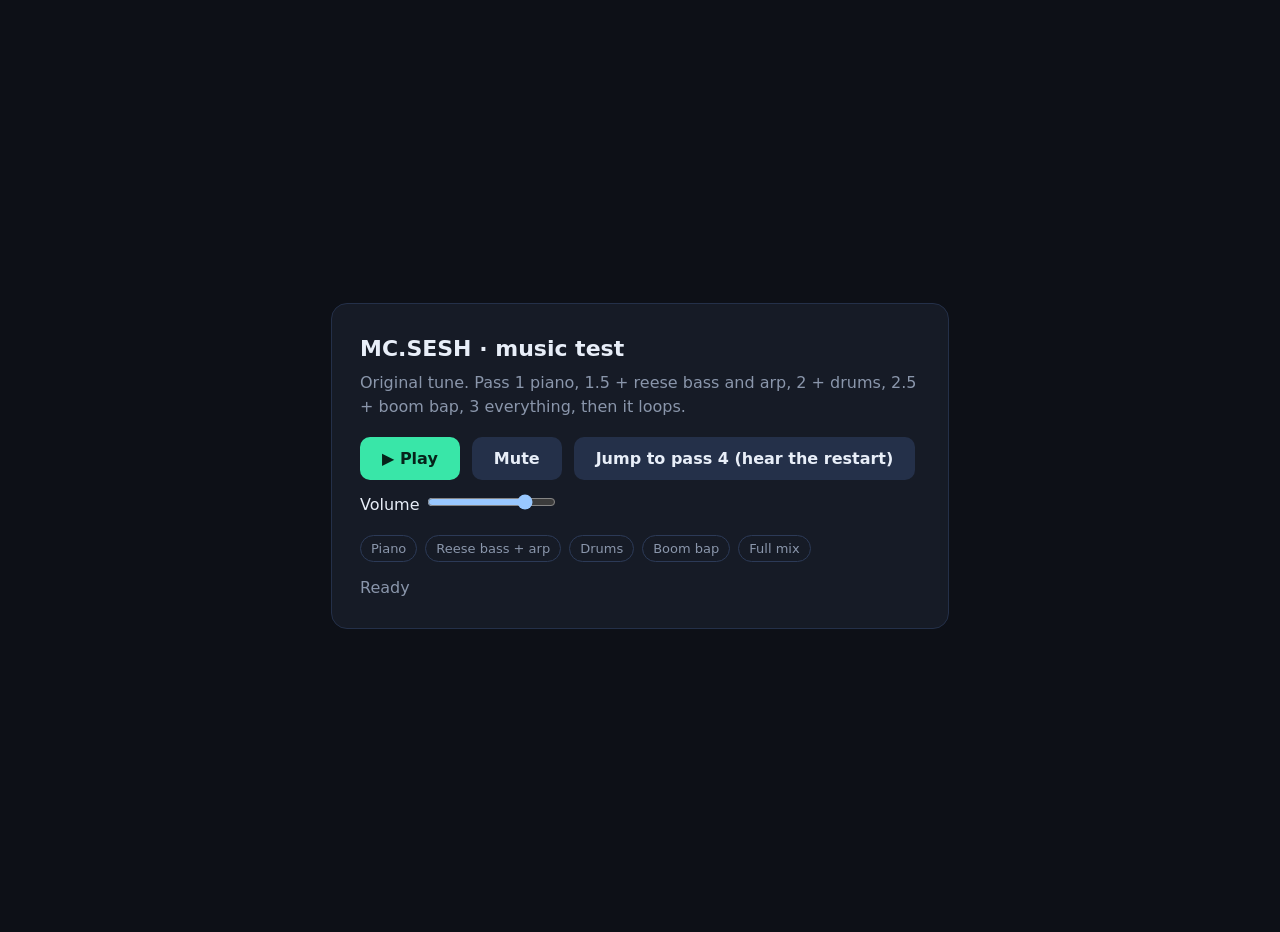
<file: brand/music/music-test.html>
<!doctype html>
<html lang="en">
<head>
<meta charset="utf-8">
<meta name="viewport" content="width=device-width,initial-scale=1">
<title>MC.SESH Music Test</title>
<style>
  :root { color-scheme: dark; }
  body { margin:0; min-height:100vh; display:grid; place-items:center; background:#0d1017; color:#e8eef8; font:16px/1.5 system-ui,"Segoe UI",sans-serif; padding:16px; }
  .card { width:min(560px,100%); background:#161b26; border:1px solid #243049; border-radius:16px; padding:28px; }
  h1 { margin:0 0 6px; font-size:22px; } p { color:#8a96ab; margin:6px 0 18px; }
  .row { display:flex; gap:12px; align-items:center; flex-wrap:wrap; }
  button { background:#39e6a8; color:#06231a; border:0; border-radius:10px; padding:12px 22px; font:600 16px system-ui; cursor:pointer; }
  button.alt { background:#243049; color:#e8eef8; }
  .chips { display:flex; gap:8px; flex-wrap:wrap; margin-top:18px; }
  .chip { padding:3px 10px; border-radius:20px; border:1px solid #2c3a57; color:#8a96ab; font-size:13px; }
  .chip.on { color:#06231a; background:#39e6a8; border-color:#39e6a8; }
  #now { margin-top:14px; color:#8a96ab; }
</style>
</head>
<body>
<div class="card">
  <h1>MC.SESH &middot; music test</h1>
  <p>Original tune. Pass 1 piano, 1.5 + reese bass and arp, 2 + drums, 2.5 + boom bap, 3 everything, then it loops.</p>
  <div class="row">
    <button id="play">&#9654; Play</button>
    <button id="mute" class="alt">Mute</button>
    <button id="skip" class="alt" title="Start at pass 4, the last one before it starts over at the piano, so you hear the restart without waiting">Jump to pass 4 (hear the restart)</button>
    <label>Volume <input id="vol" type="range" min="0" max="1" step="0.01" value="0.8"></label>
  </div>
  <div class="chips" id="chips"></div>
  <div id="now">Ready</div>
</div>
<script src="/web/setup/music.js"></script>
<script>
const $ = (id) => document.getElementById(id);
$('chips').innerHTML = McMusic.STAGES.map((s, i) => '<span class="chip" data-i="' + i + '">' + s + '</span>').join('');
McMusic.onStage((name, i) => { document.querySelectorAll('.chip').forEach((e) => e.classList.toggle('on', +e.dataset.i <= i)); $('now').textContent = 'Now: ' + name; });
McMusic.setCycle(4);   // test: start over at the piano after the 4th pass
$('skip').onclick = () => { if (McMusic.playing) McMusic.stop(); McMusic.start({ fromPass: 3 }); $('play').innerHTML = '&#9632; Stop'; };
$('play').onclick = () => { if (McMusic.playing) { McMusic.stop(); $('play').innerHTML = '&#9654; Play'; $('now').textContent = 'Ready'; document.querySelectorAll('.chip').forEach((e) => e.classList.remove('on')); } else { McMusic.start(); $('play').innerHTML = '&#9632; Stop'; } };
let m = false; $('mute').onclick = () => { m = !m; McMusic.setMuted(m); $('mute').textContent = m ? 'Unmute' : 'Mute'; };
$('vol').oninput = () => McMusic.setVolume(+$('vol').value);
</script>
</body>
</html>
</file>
